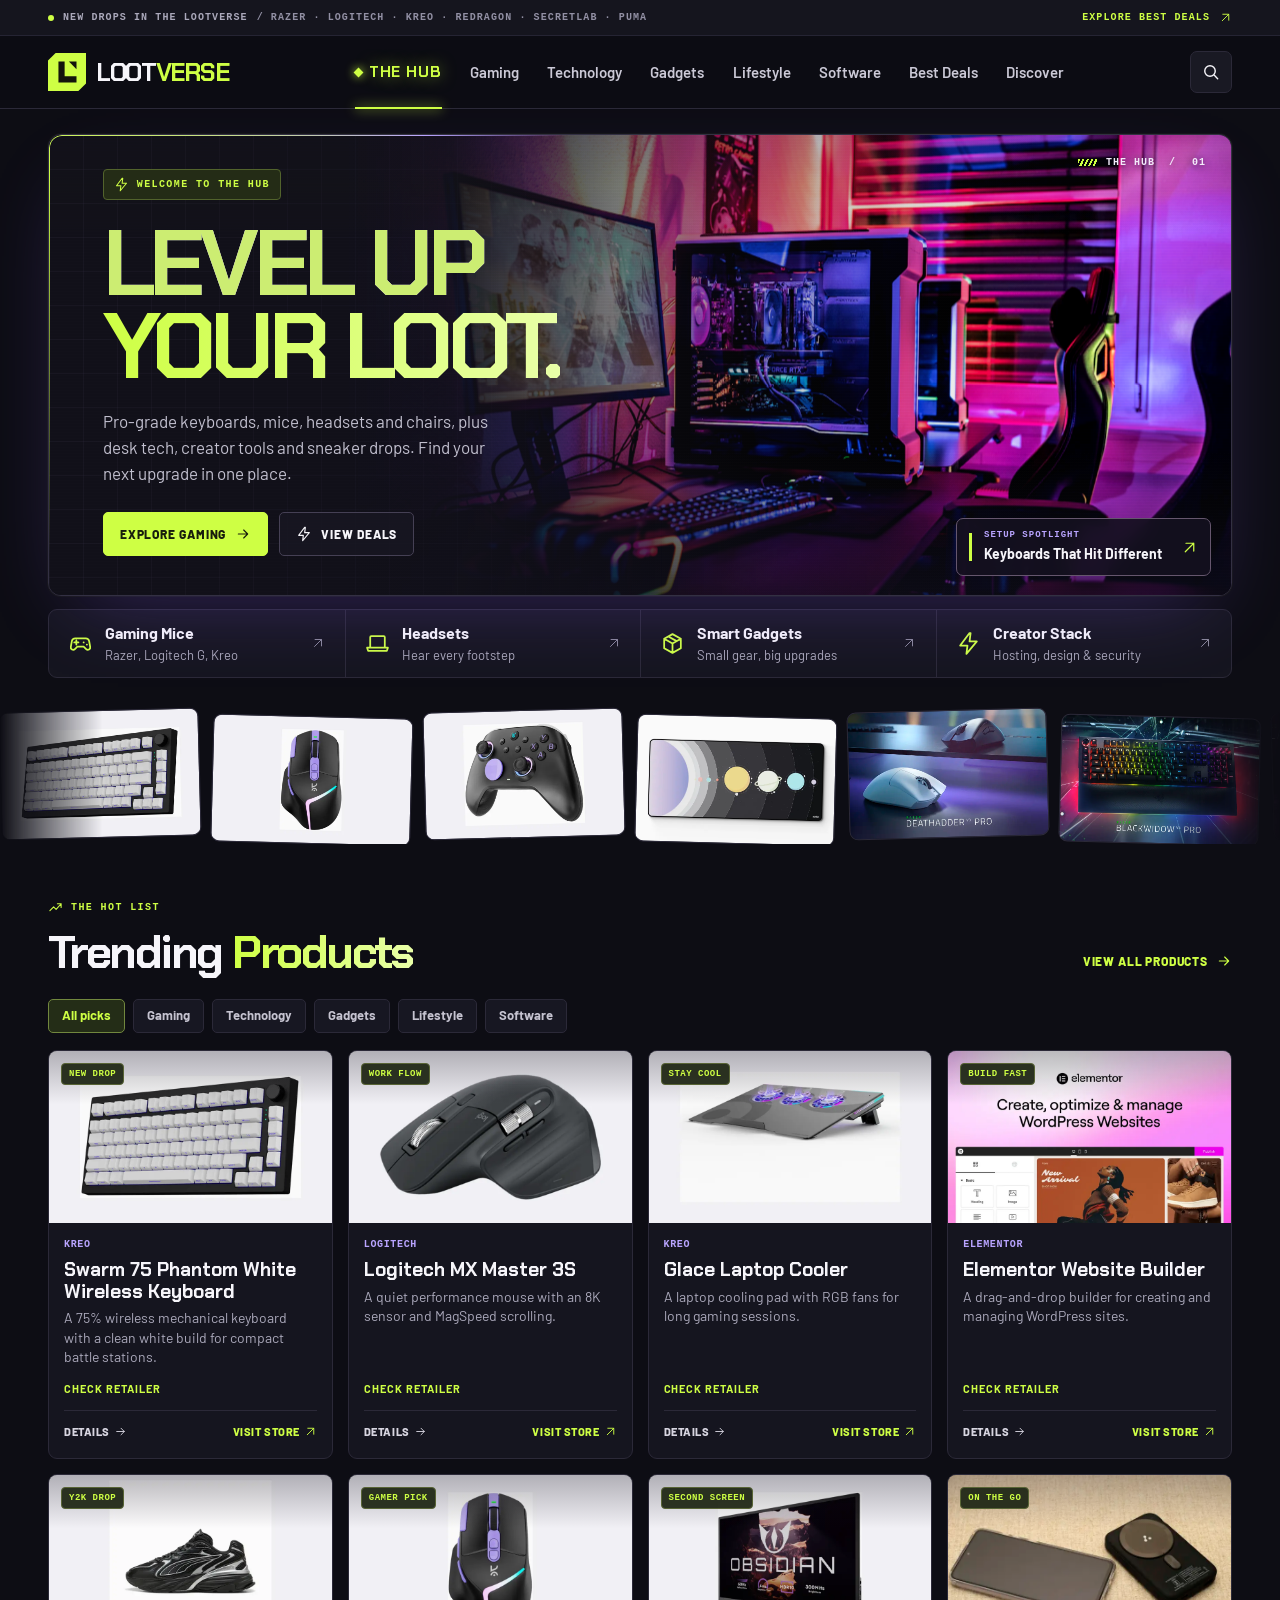
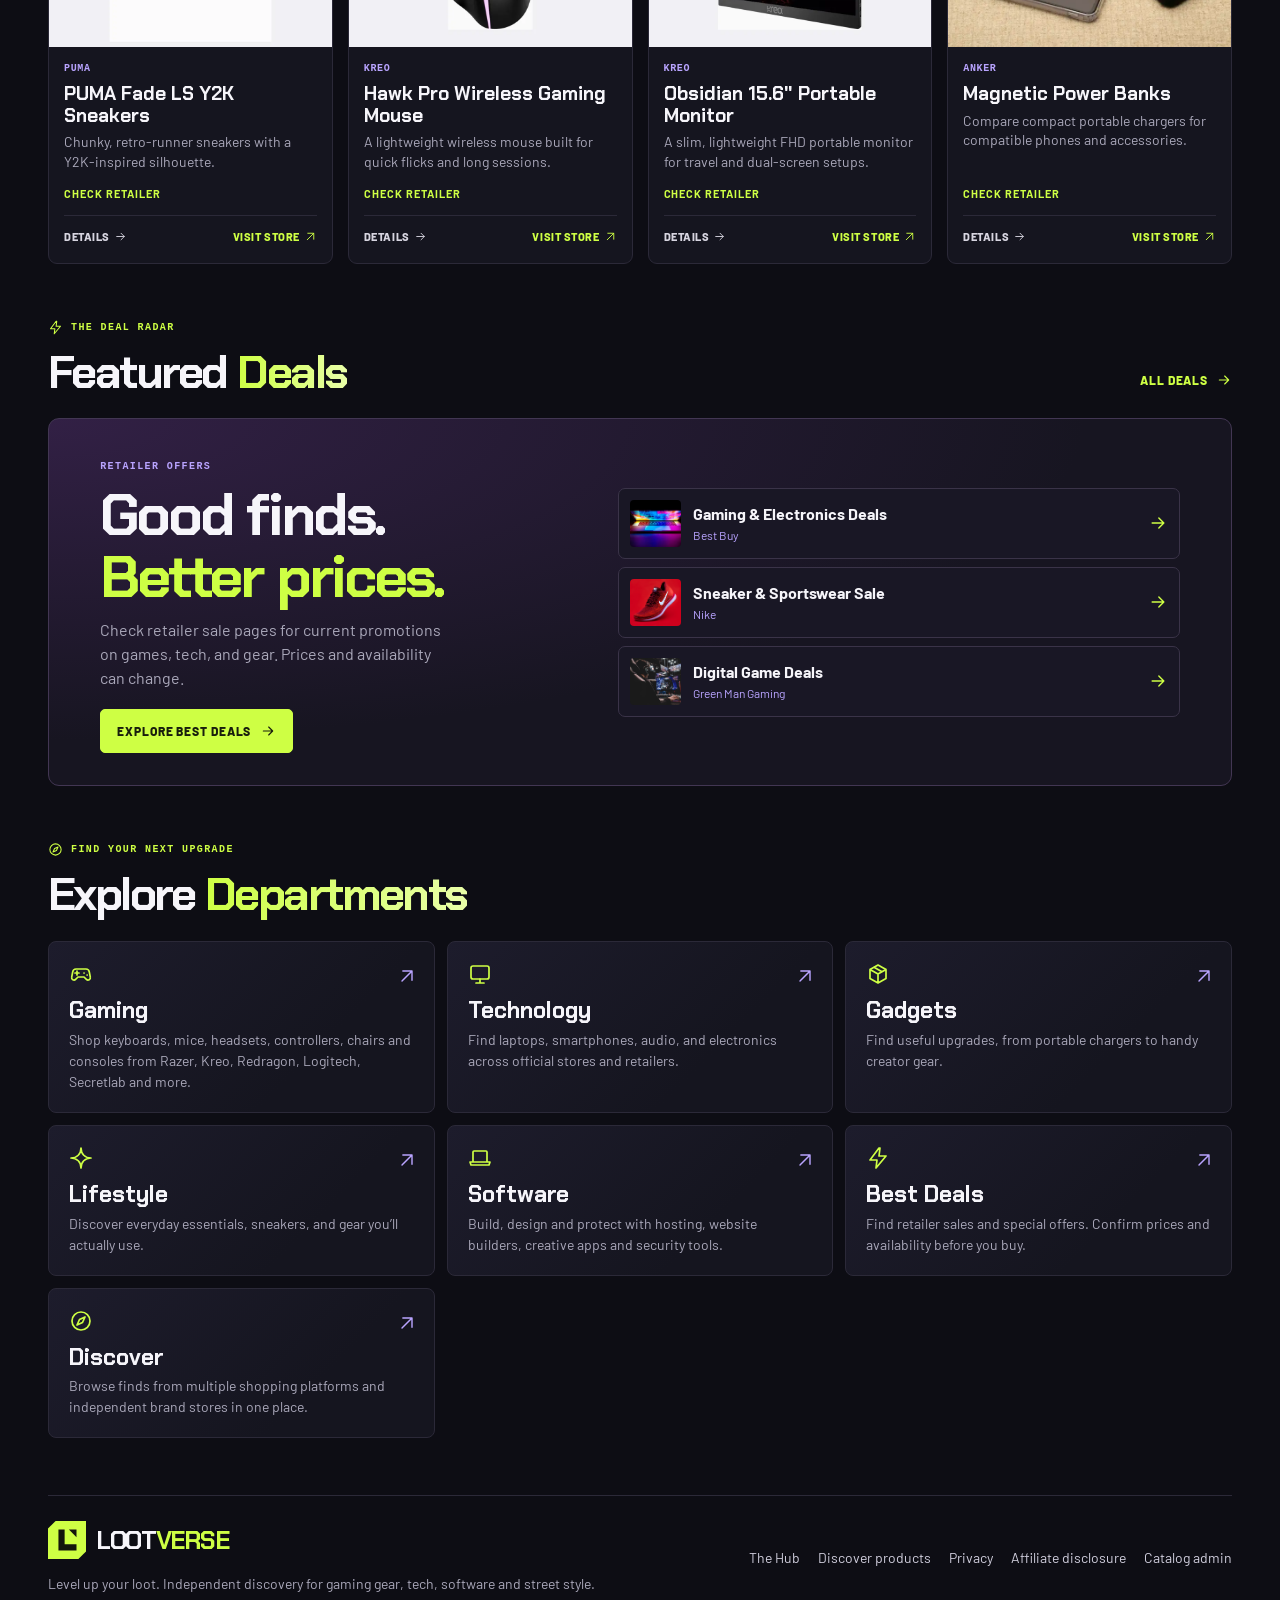
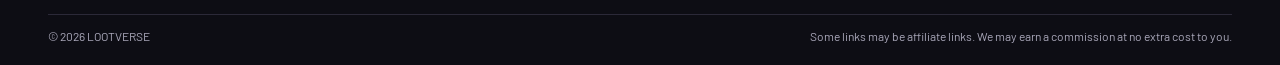
<file: index.html>
<!DOCTYPE html>
<html lang="en">
<head>
  <meta charset="UTF-8">
  <meta name="viewport" content="width=device-width, initial-scale=1.0">
  <meta name="theme-color" content="#0d0d14">
  <meta name="description" content="LOOTVERSE: hand-picked gaming gear, desk tech, creator gadgets, software and sneaker drops from Razer, Logitech, Kreo, Redragon, Secretlab, PUMA and more.">
  <title>THE HUB | LOOTVERSE — Level Up Your Loot | Gaming Gear, Tech &amp; Drip</title>
  <link rel="icon" href="assets/mark.svg" type="image/svg+xml">
  <link rel="preload" href="assets/chakra-700.woff2" as="font" type="font/woff2" crossorigin>
  <link rel="stylesheet" href="styles.css">
  <script src="app.js" defer></script>
</head>
<body>
  <svg xmlns="http://www.w3.org/2000/svg" class="icon-library" aria-hidden="true">
    <symbol id="i-arrow" viewBox="0 0 24 24"><path d="M5 12h14m-6-6 6 6-6 6"/></symbol>
    <symbol id="i-external" viewBox="0 0 24 24"><path d="M6 18 18 6M7 6h11v11"/></symbol>
    <symbol id="i-search" viewBox="0 0 24 24"><circle cx="10.8" cy="10.8" r="6.3"/><path d="m16 16 4 4"/></symbol>
    <symbol id="i-menu" viewBox="0 0 24 24"><path d="M4 6h16M4 12h16M4 18h16"/></symbol>
    <symbol id="i-close" viewBox="0 0 24 24"><path d="m6 6 12 12M18 6 6 18"/></symbol>
    <symbol id="i-game" viewBox="0 0 24 24"><path d="M7 7h10a3.4 3.4 0 0 1 3.3 2.8l1 5.4a2.3 2.3 0 0 1-3.9 2.1L15 15H9l-2.4 2.3a2.3 2.3 0 0 1-3.9-2.1l1-5.4A3.4 3.4 0 0 1 7 7Zm-1 4h4m-2-2v4m7-2h.1m3 2h.1"/></symbol>
    <symbol id="i-screen" viewBox="0 0 24 24"><rect x="3" y="4" width="18" height="13" rx="2"/><path d="M8 21h8m-4-4v4"/></symbol>
    <symbol id="i-box" viewBox="0 0 24 24"><path d="m12 3 8 4.5v9L12 21l-8-4.5v-9L12 3Zm-8 4.5 8 4.5 8-4.5M12 12v9M8 5.2l8 4.5"/></symbol>
    <symbol id="i-spark" viewBox="0 0 24 24"><path d="M12 2c0 6-4 10-10 10 6 0 10 4 10 10 0-6 4-10 10-10-6 0-10-4-10-10Z"/></symbol>
    <symbol id="i-bolt" viewBox="0 0 24 24"><path d="m13 2-9 12h7l-1 8 10-12h-7l1-8Z"/></symbol>
    <symbol id="i-compass" viewBox="0 0 24 24"><circle cx="12" cy="12" r="9"/><path d="m16 8-2.5 5.5L8 16l2.5-5.5L16 8Z"/></symbol>
    <symbol id="i-trend" viewBox="0 0 24 24"><path d="m3 17 6-6 4 4 8-9m-6 0h6v6"/></symbol>
    <symbol id="i-laptop" viewBox="0 0 24 24"><path d="M5 16V6a1 1 0 0 1 1-1h12a1 1 0 0 1 1 1v10M2 16h20l-1 3H3l-1-3Z"/></symbol>
  </svg>
  <a class="skip-link" href="#main-content">Skip to content</a>
  <div class="announcement" role="region" aria-label="Store announcement">
    <div class="wrap announcement-inner">
      <span><span class="status-dot"></span> NEW DROPS IN THE LOOTVERSE <span class="announcement-extra">/ RAZER · LOGITECH · KREO · REDRAGON · SECRETLAB · PUMA</span></span>
      <a href="#deals">EXPLORE BEST DEALS <svg class="icon"><use href="#i-external"/></svg></a>
    </div>
  </div>
  <header class="site-header">
    <div class="wrap header-inner">
      <a class="brand" href="#hub" aria-label="LOOTVERSE — The Hub"><img src="assets/mark.svg" alt="" width="38" height="38"><span>LOOT<span>VERSE</span></span></a>
      <nav class="desktop-nav" id="mainNav" aria-label="Main navigation">
        <a href="#hub" data-page="hub" aria-current="page" class="hub-link"><span class="hub-dot" aria-hidden="true"></span>THE HUB</a>
        <a href="#gaming" data-page="gaming">Gaming</a>
        <a href="#technology" data-page="technology">Technology</a>
        <a href="#gadgets" data-page="gadgets">Gadgets</a>
        <a href="#lifestyle" data-page="lifestyle">Lifestyle</a>
        <a href="#software" data-page="software">Software</a>
        <a href="#deals" data-page="deals">Best Deals</a>
        <a href="#discover" data-page="discover">Discover</a>
      </nav>
      <div class="header-actions">
        <button class="icon-btn" id="searchToggle" type="button" aria-label="Search products" title="Search products"><svg class="icon"><use href="#i-search"/></svg></button>
        <button class="icon-btn menu-btn" id="menuToggle" type="button" aria-label="Menu" aria-controls="mainNav" aria-expanded="false"><svg class="icon"><use href="#i-menu"/></svg></button>
      </div>
    </div>
  </header>
  <main id="main-content" tabindex="-1">
    <div id="hubPage">
      <section class="hero wrap" aria-labelledby="hero-title">
        <div class="hero-frame">
          <div class="hero-slides" aria-hidden="true">
            <img class="hero-photo is-active" src="assets/gaming-setup.webp" alt="" width="1450" height="920" fetchpriority="high">
            <img class="hero-photo" src="assets/console.webp" alt="" width="640" height="420" loading="lazy">
            <img class="hero-photo" src="assets/keyboard.webp" alt="" width="640" height="420" loading="lazy">
            <img class="hero-photo" src="assets/gaming-chair.webp" alt="" width="640" height="420" loading="lazy">
            <img class="hero-photo" src="assets/streetwear.webp" alt="" width="640" height="420" loading="lazy">
          </div>
          <div class="hero-scan" aria-hidden="true"></div>
          <div class="hero-grid" aria-hidden="true"></div>
          <div class="hero-content">
            <span class="hero-label"><svg class="icon"><use href="#i-bolt"/></svg> WELCOME TO THE HUB</span>
            <h1 id="hero-title"><span class="glitch" data-text="LEVEL UP">LEVEL UP</span><br><em>YOUR LOOT.</em></h1>
            <p>Pro-grade keyboards, mice, headsets and chairs, plus desk tech, creator tools and sneaker drops. Find your next upgrade in one place.</p>
            <div class="hero-actions">
              <a class="btn btn-primary" href="#gaming">EXPLORE GAMING <svg class="icon"><use href="#i-arrow"/></svg></a>
              <a class="btn btn-ghost" href="#deals"><svg class="icon"><use href="#i-bolt"/></svg> VIEW DEALS</a>
            </div>
          </div>
          <div class="hero-coordinate" aria-hidden="true"><span></span> THE HUB &nbsp;/&nbsp; <b id="heroCount">01</b></div>
          <a class="hero-caption" href="#gaming?type=Keyboards"><span class="caption-mark"></span><span><small>SETUP SPOTLIGHT</small><strong>Keyboards That Hit Different</strong></span><svg class="icon"><use href="#i-external"/></svg></a>
        </div>
        <nav class="quick-links" aria-label="Popular collections">
          <a href="#gaming?type=Mice"><svg class="icon"><use href="#i-game"/></svg><span><strong>Gaming Mice</strong><small>Razer, Logitech G, Kreo</small></span><svg class="icon quick-arrow"><use href="#i-external"/></svg></a>
          <a href="#gaming?type=Headsets"><svg class="icon"><use href="#i-laptop"/></svg><span><strong>Headsets</strong><small>Hear every footstep</small></span><svg class="icon quick-arrow"><use href="#i-external"/></svg></a>
          <a href="#gadgets"><svg class="icon"><use href="#i-box"/></svg><span><strong>Smart Gadgets</strong><small>Small gear, big upgrades</small></span><svg class="icon quick-arrow"><use href="#i-external"/></svg></a>
          <a href="#software"><svg class="icon"><use href="#i-bolt"/></svg><span><strong>Creator Stack</strong><small>Hosting, design &amp; security</small></span><svg class="icon quick-arrow"><use href="#i-external"/></svg></a>
        </nav>
      </section>

      <div class="photo-strip" data-strip="hub" aria-hidden="true"></div>

      <section class="section wrap" id="trending" aria-labelledby="trending-title">
        <div class="section-heading">
          <div><span class="eyebrow"><svg class="icon"><use href="#i-trend"/></svg> THE HOT LIST</span><h2 id="trending-title">Trending <em>Products</em></h2></div>
          <a class="text-link" href="#discover">VIEW ALL PRODUCTS <svg class="icon"><use href="#i-arrow"/></svg></a>
        </div>
        <div id="hubFilters" class="chips" aria-label="Filter trending products"></div>
        <div class="product-grid" id="productGrid"></div>
        <div class="empty-state" id="hubEmpty" hidden>No picks in this category yet.</div>
      </section>

      <section class="section wrap" id="featured-deals" aria-labelledby="featured-deals-title">
        <div class="section-heading"><div><span class="eyebrow"><svg class="icon"><use href="#i-bolt"/></svg> THE DEAL RADAR</span><h2 id="featured-deals-title">Featured <em>Deals</em></h2></div><a class="text-link" href="#deals">ALL DEALS <svg class="icon"><use href="#i-arrow"/></svg></a></div>
        <div class="deal-feature">
          <div class="deal-copy"><span class="eyebrow">RETAILER OFFERS</span><h3>Good finds.<br><em>Better prices.</em></h3><p>Check retailer sale pages for current promotions on games, tech, and gear. Prices and availability can change.</p><a class="btn btn-primary" href="#deals">EXPLORE BEST DEALS <svg class="icon"><use href="#i-arrow"/></svg></a></div>
          <div class="deal-list" id="featuredDeals"></div>
        </div>
      </section>

      <section class="section wrap" id="categories" aria-labelledby="categories-title">
        <div class="section-heading"><div><span class="eyebrow"><svg class="icon"><use href="#i-compass"/></svg> FIND YOUR NEXT UPGRADE</span><h2 id="categories-title">Explore <em>Departments</em></h2></div></div>
        <div id="departmentGrid" class="department-grid"></div>
      </section>
    </div>

    <div id="collectionPage" hidden>
      <section class="wrap collection-hero" aria-labelledby="collectionTitle">
        <div class="collection-banner" id="collectionBanner">
          <div class="collection-copy">
            <div class="breadcrumb"><a href="#hub">The Hub</a><span>/</span><span id="breadcrumbCurrent"></span></div>
            <span class="eyebrow" id="collectionEyebrow"></span>
            <h1 id="collectionTitle" tabindex="-1"></h1>
            <p id="collectionDescription"></p>
          </div>
          <div id="collectionImage" class="collection-slides" aria-hidden="true"></div>
        </div>
      </section>
      <div class="photo-strip" id="collectionStrip" aria-hidden="true"></div>
      <section class="section wrap collection-section" aria-labelledby="catalogTitle">
        <div class="section-heading"><div><span class="eyebrow" id="catalogEyebrow">BROWSE THE COLLECTION</span><h2 id="catalogTitle">Shop the <em>Catalog</em></h2></div></div>
        <div class="catalog-tools">
          <div class="chips" id="catalogFilters" aria-label="Catalog filters"></div>
          <div class="catalog-controls">
            <label class="search-box"><svg class="icon"><use href="#i-search"/></svg><input id="searchInput" type="search" placeholder="Search this collection" aria-label="Search this collection"></label>
            <label class="select-wrap" id="retailerControl"><span>Store</span><select id="retailerSelect" aria-label="Filter by store"></select></label>
            <label class="select-wrap"><span>Sort</span><select id="sortSelect" aria-label="Sort products"><option value="featured">Featured</option><option value="name">Name: A–Z</option><option value="price-low">Price: low to high by currency</option><option value="discount">Biggest discount</option></select></label>
          </div>
        </div>
        <p id="resultsCount" class="results-count" role="status"></p>
        <div class="product-grid" id="allProductGrid"></div>
        <div class="empty-state" id="emptyState" hidden><svg class="icon"><use href="#i-search"/></svg><h3>No matching finds</h3><p>Try a different search or clear your filters.</p><button class="btn btn-ghost" id="clearFilters" type="button">CLEAR FILTERS</button></div>
      </section>
      <section class="section wrap brands-section" id="brands" aria-labelledby="brands-title" hidden>
        <div class="section-heading"><div><span class="eyebrow"><svg class="icon"><use href="#i-compass"/></svg> MULTIPLE STORES, ONE STARTING POINT</span><h2 id="brands-title">Shop by <em>Retailer</em></h2></div></div>
        <div id="brandDirectory" class="brand-directory"></div>
        <p class="brand-note">Retailer links open in a new tab. Confirm local stock, shipping, and prices on the retailer’s website.</p>
      </section>
    </div>
    <noscript><p class="wrap brand-note">Enable JavaScript to browse, filter, and search products.</p></noscript>
  </main>
  <footer class="footer wrap">
    <div class="footer-main"><div><a class="brand" href="#hub"><img src="assets/mark.svg" alt="" width="38" height="38"><span>LOOT<span>VERSE</span></span></a><p>Level up your loot. Independent discovery for gaming gear, tech, software and street style.</p></div><div class="footer-links"><a href="#hub">The Hub</a><a href="#discover">Discover products</a><a href="privacy.html">Privacy</a><a href="disclosure.html">Affiliate disclosure</a><a href="#admin">Catalog admin</a></div></div>
    <div class="footer-bottom"><span>© <span id="year"></span> LOOTVERSE</span><p>Some links may be affiliate links. We may earn a commission at no extra cost to you.</p></div>
  </footer>

  <dialog class="search-overlay" id="searchOverlay" aria-labelledby="searchTitle">
    <button class="icon-btn dialog-close" id="closeSearch" type="button" aria-label="Close search"><svg class="icon"><use href="#i-close"/></svg></button>
    <span class="eyebrow">SEARCH THE CATALOG</span><h2 id="searchTitle">Find your <em>next upgrade.</em></h2>
    <form id="searchForm" class="dialog-search-form"><label class="search-box"><svg class="icon"><use href="#i-search"/></svg><input id="overlaySearch" type="search" placeholder="Try ‘console’ or ‘wireless’" aria-label="Search all products" autofocus></label><button class="btn btn-primary" type="submit">SEARCH <svg class="icon"><use href="#i-arrow"/></svg></button></form>
  </dialog>
  <dialog class="product-modal" id="productModal" aria-labelledby="modalTitle">
    <button class="icon-btn dialog-close" id="modalClose" type="button" aria-label="Close product details" autofocus><svg class="icon"><use href="#i-close"/></svg></button><div id="modalContent"></div>
  </dialog>

  <div class="admin-panel hidden" id="adminPanel"><div class="admin-shell"><aside class="admin-sidebar"><a class="brand" href="#hub"><img src="assets/mark.svg" alt="" width="38" height="38"><span>LOOT<span>VERSE</span></span></a><div class="admin-label">WORKSPACE</div><button class="admin-tab active" data-tab="overview">Overview</button><button class="admin-tab" data-tab="products">Products</button><button class="admin-tab" data-tab="add">Add product</button><div class="admin-sidebar-bottom"><button id="backToSite" class="back-site">← Back to The Hub</button></div></aside><div class="admin-main"><div class="admin-top"><div><div class="eyebrow">LOOTVERSE / CONTROL ROOM</div><h2 id="adminTitle">OVERVIEW</h2></div><button class="btn btn-primary" id="adminAddBtn">＋ ADD PRODUCT</button></div><div id="adminView"></div></div></div></div>
</body>
</html>
</file>
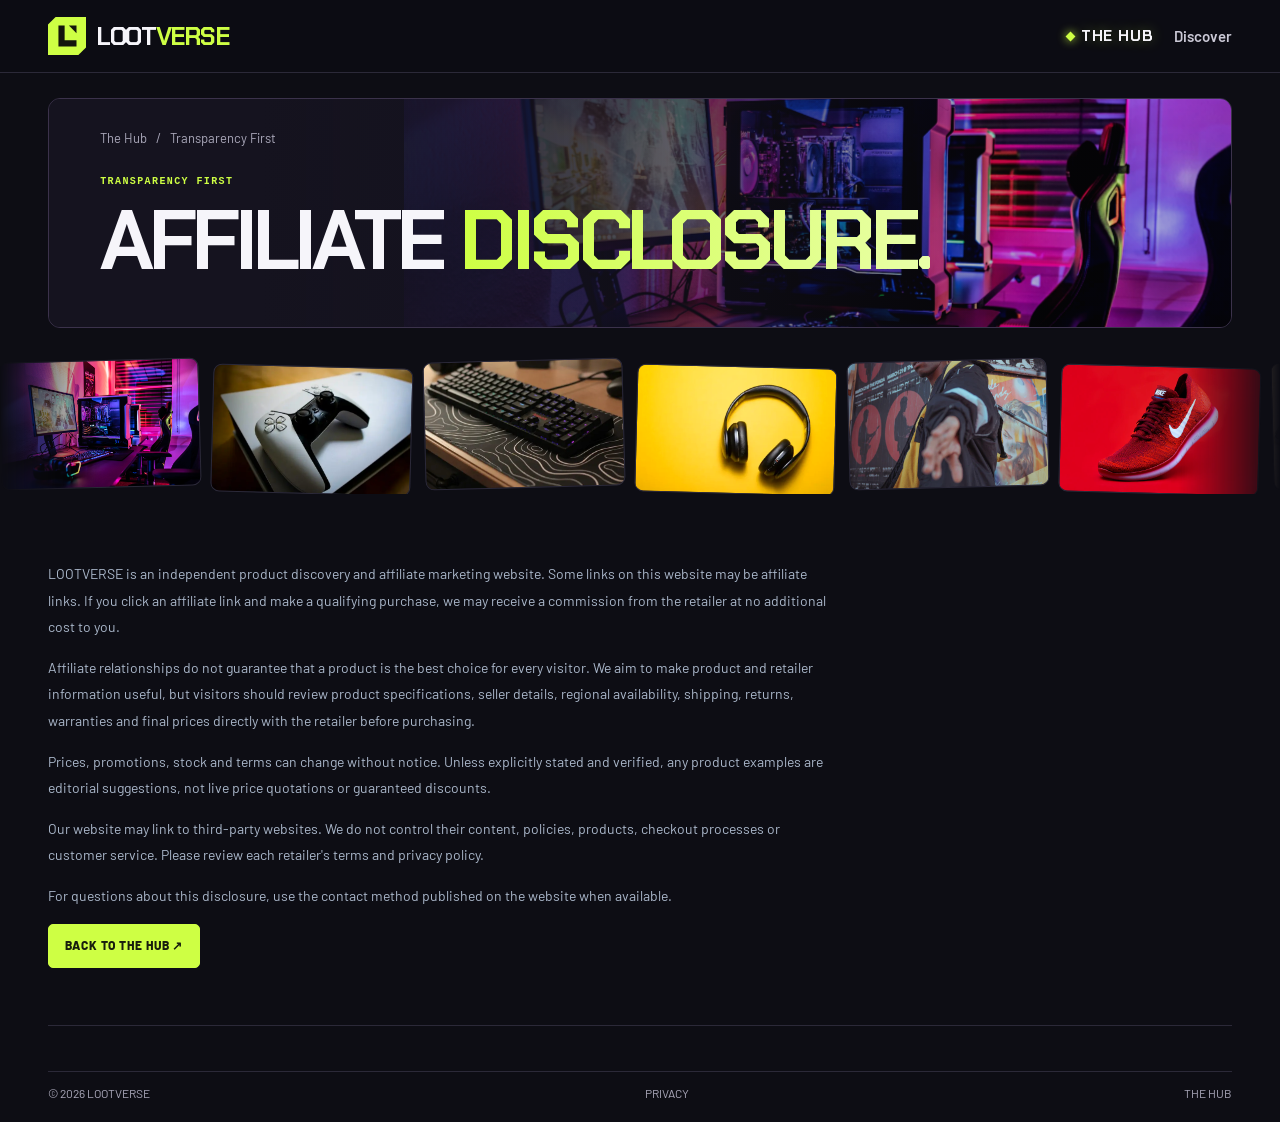
<file: disclosure.html>
<!DOCTYPE html>
<html lang="en">
<head>
  <meta charset="UTF-8">
  <meta name="viewport" content="width=device-width, initial-scale=1.0">
  <meta name="description" content="LOOTVERSE affiliate disclosure.">
  <meta name="theme-color" content="#0d0d14">
  <title>Affiliate Disclosure | LOOTVERSE</title>
  <link rel="icon" href="assets/mark.svg" type="image/svg+xml">
  <link rel="stylesheet" href="styles.css">
</head>
<body>
<header class="site-header"><div class="wrap header-inner"><a class="brand" href="index.html#hub" aria-label="LOOTVERSE — The Hub"><img src="assets/mark.svg" alt="" width="38" height="38"><span>LOOT<span>VERSE</span></span></a><nav class="desktop-nav info-nav" aria-label="Main navigation"><a class="hub-link" href="index.html#hub"><span class="hub-dot" aria-hidden="true"></span>THE HUB</a><a href="index.html#discover">Discover</a></nav></div></header>
<main>
  <section class="wrap page-banner" aria-labelledby="page-title">
    <div class="collection-slides" aria-hidden="true">
      <img class="is-active" src="assets/gaming-setup.webp" alt="" width="640" height="420">
      <img src="assets/sneakers.webp" alt="" width="640" height="420" loading="lazy">
      <img src="assets/laptop.webp" alt="" width="640" height="420" loading="lazy">
      <img src="assets/speaker.webp" alt="" width="640" height="420" loading="lazy">
    </div>
    <div class="collection-copy">
      <div class="breadcrumb"><a href="index.html#hub">The Hub</a><span>/</span><span>Transparency First</span></div>
      <span class="eyebrow">TRANSPARENCY FIRST</span>
      <h1 id="page-title">AFFILIATE <em>DISCLOSURE.</em></h1>
    </div>
  </section>
  <div class="photo-strip" aria-hidden="true"><div class="strip-track"><span class="strip-tile"><img src="assets/gaming-setup.webp" alt="" width="320" height="210" loading="lazy"></span><span class="strip-tile"><img src="assets/console.webp" alt="" width="320" height="210" loading="lazy"></span><span class="strip-tile"><img src="assets/keyboard.webp" alt="" width="320" height="210" loading="lazy"></span><span class="strip-tile"><img src="assets/headphones.webp" alt="" width="320" height="210" loading="lazy"></span><span class="strip-tile"><img src="assets/streetwear.webp" alt="" width="320" height="210" loading="lazy"></span><span class="strip-tile"><img src="assets/sneakers.webp" alt="" width="320" height="210" loading="lazy"></span><span class="strip-tile"><img src="assets/power.webp" alt="" width="320" height="210" loading="lazy"></span><span class="strip-tile"><img src="assets/creator-gear.webp" alt="" width="320" height="210" loading="lazy"></span><span class="strip-tile"><img src="assets/phones.webp" alt="" width="320" height="210" loading="lazy"></span><span class="strip-tile"><img src="assets/gaming-chair.webp" alt="" width="320" height="210" loading="lazy"></span><span class="strip-tile"><img src="assets/gaming-setup.webp" alt="" width="320" height="210" loading="lazy"></span><span class="strip-tile"><img src="assets/console.webp" alt="" width="320" height="210" loading="lazy"></span><span class="strip-tile"><img src="assets/keyboard.webp" alt="" width="320" height="210" loading="lazy"></span><span class="strip-tile"><img src="assets/headphones.webp" alt="" width="320" height="210" loading="lazy"></span><span class="strip-tile"><img src="assets/streetwear.webp" alt="" width="320" height="210" loading="lazy"></span><span class="strip-tile"><img src="assets/sneakers.webp" alt="" width="320" height="210" loading="lazy"></span><span class="strip-tile"><img src="assets/power.webp" alt="" width="320" height="210" loading="lazy"></span><span class="strip-tile"><img src="assets/creator-gear.webp" alt="" width="320" height="210" loading="lazy"></span><span class="strip-tile"><img src="assets/phones.webp" alt="" width="320" height="210" loading="lazy"></span><span class="strip-tile"><img src="assets/gaming-chair.webp" alt="" width="320" height="210" loading="lazy"></span></div></div>
  <div class="section"><div class="info-copy"><p>LOOTVERSE is an independent product discovery and affiliate marketing website. Some links on this website may be affiliate links. If you click an affiliate link and make a qualifying purchase, we may receive a commission from the retailer at no additional cost to you.</p><p>Affiliate relationships do not guarantee that a product is the best choice for every visitor. We aim to make product and retailer information useful, but visitors should review product specifications, seller details, regional availability, shipping, returns, warranties and final prices directly with the retailer before purchasing.</p><p>Prices, promotions, stock and terms can change without notice. Unless explicitly stated and verified, any product examples are editorial suggestions, not live price quotations or guaranteed discounts.</p><p>Our website may link to third-party websites. We do not control their content, policies, products, checkout processes or customer service. Please review each retailer's terms and privacy policy.</p><p>For questions about this disclosure, use the contact method published on the website when available.</p><p><a class="btn btn-primary" href="index.html#hub">BACK TO THE HUB ↗</a></p></div></div>
</main>
<footer class="footer wrap"><div class="footer-bottom"><span>© <span id="year"></span> LOOTVERSE</span><a href="privacy.html">PRIVACY</a><a href="index.html#hub">THE HUB</a></div></footer>
<script>
document.getElementById('year').textContent=new Date().getFullYear();
(function(){var s=[].slice.call(document.querySelectorAll('.collection-slides img')),i=0;if(s.length<2||matchMedia('(prefers-reduced-motion: reduce)').matches)return;setInterval(function(){if(document.hidden)return;s[i].classList.remove('is-active');i=(i+1)%s.length;s[i].classList.add('is-active');},4800);})();
</script>
</body>
</html>
</file>
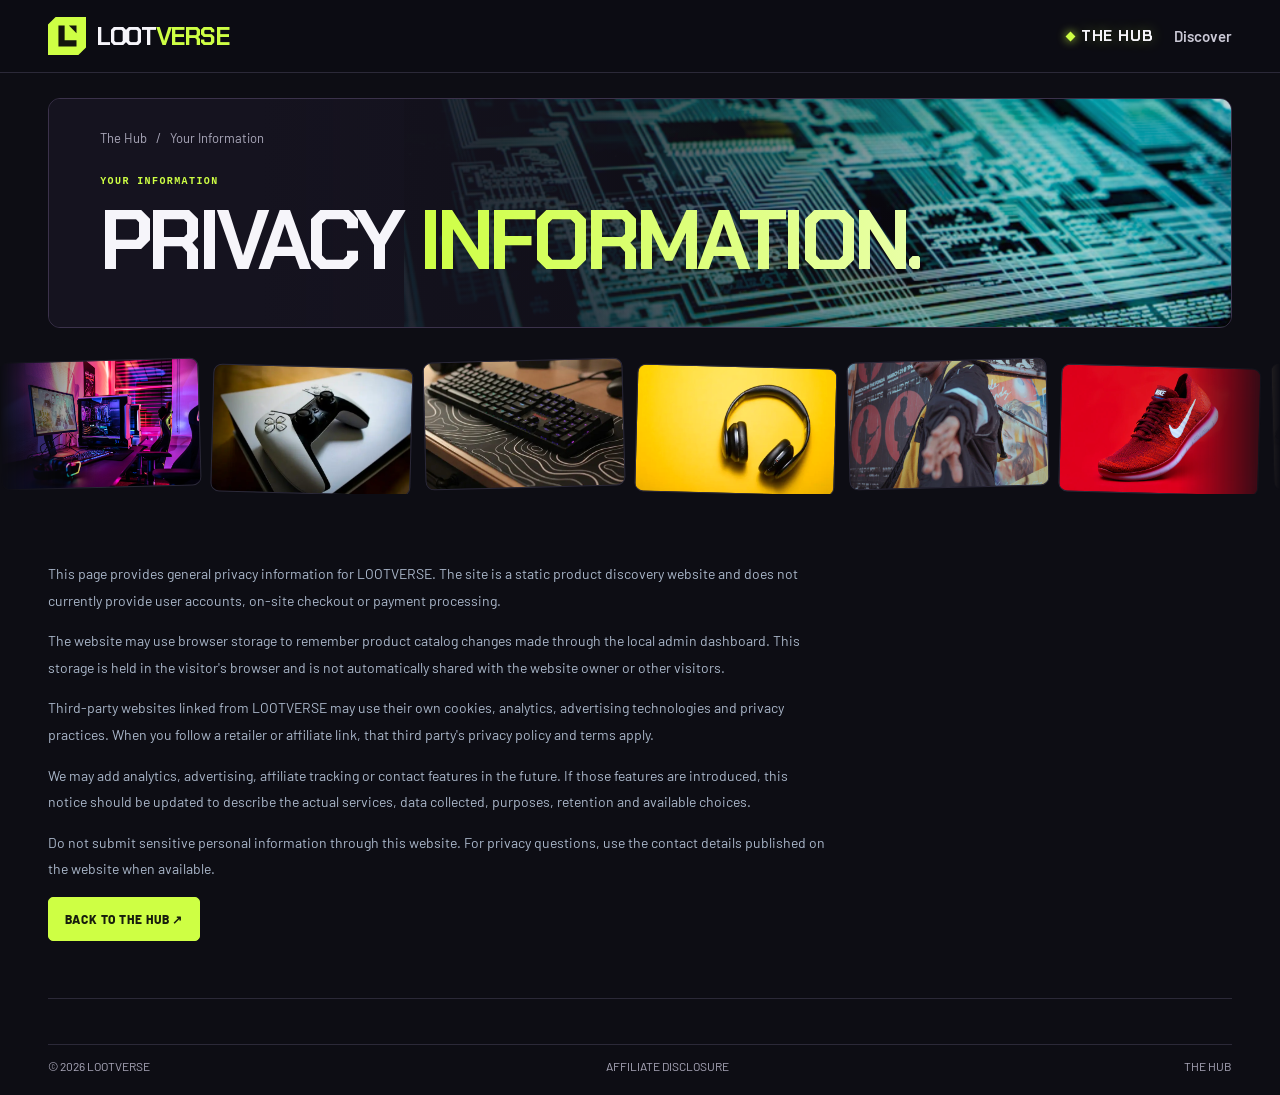
<file: privacy.html>
<!DOCTYPE html>
<html lang="en">
<head>
  <meta charset="UTF-8">
  <meta name="viewport" content="width=device-width, initial-scale=1.0">
  <meta name="description" content="LOOTVERSE privacy information.">
  <meta name="theme-color" content="#0d0d14">
  <title>Privacy Information | LOOTVERSE</title>
  <link rel="icon" href="assets/mark.svg" type="image/svg+xml">
  <link rel="stylesheet" href="styles.css">
</head>
<body>
<header class="site-header"><div class="wrap header-inner"><a class="brand" href="index.html#hub" aria-label="LOOTVERSE — The Hub"><img src="assets/mark.svg" alt="" width="38" height="38"><span>LOOT<span>VERSE</span></span></a><nav class="desktop-nav info-nav" aria-label="Main navigation"><a class="hub-link" href="index.html#hub"><span class="hub-dot" aria-hidden="true"></span>THE HUB</a><a href="index.html#discover">Discover</a></nav></div></header>
<main>
  <section class="wrap page-banner" aria-labelledby="page-title">
    <div class="collection-slides" aria-hidden="true">
      <img class="is-active" src="assets/cybersecurity.webp" alt="" width="640" height="420">
      <img src="assets/web-tools.webp" alt="" width="640" height="420" loading="lazy">
      <img src="assets/notebook.webp" alt="" width="640" height="420" loading="lazy">
      <img src="assets/phones.webp" alt="" width="640" height="420" loading="lazy">
    </div>
    <div class="collection-copy">
      <div class="breadcrumb"><a href="index.html#hub">The Hub</a><span>/</span><span>Your Information</span></div>
      <span class="eyebrow">YOUR INFORMATION</span>
      <h1 id="page-title">PRIVACY <em>INFORMATION.</em></h1>
    </div>
  </section>
  <div class="photo-strip" aria-hidden="true"><div class="strip-track"><span class="strip-tile"><img src="assets/gaming-setup.webp" alt="" width="320" height="210" loading="lazy"></span><span class="strip-tile"><img src="assets/console.webp" alt="" width="320" height="210" loading="lazy"></span><span class="strip-tile"><img src="assets/keyboard.webp" alt="" width="320" height="210" loading="lazy"></span><span class="strip-tile"><img src="assets/headphones.webp" alt="" width="320" height="210" loading="lazy"></span><span class="strip-tile"><img src="assets/streetwear.webp" alt="" width="320" height="210" loading="lazy"></span><span class="strip-tile"><img src="assets/sneakers.webp" alt="" width="320" height="210" loading="lazy"></span><span class="strip-tile"><img src="assets/power.webp" alt="" width="320" height="210" loading="lazy"></span><span class="strip-tile"><img src="assets/creator-gear.webp" alt="" width="320" height="210" loading="lazy"></span><span class="strip-tile"><img src="assets/phones.webp" alt="" width="320" height="210" loading="lazy"></span><span class="strip-tile"><img src="assets/gaming-chair.webp" alt="" width="320" height="210" loading="lazy"></span><span class="strip-tile"><img src="assets/gaming-setup.webp" alt="" width="320" height="210" loading="lazy"></span><span class="strip-tile"><img src="assets/console.webp" alt="" width="320" height="210" loading="lazy"></span><span class="strip-tile"><img src="assets/keyboard.webp" alt="" width="320" height="210" loading="lazy"></span><span class="strip-tile"><img src="assets/headphones.webp" alt="" width="320" height="210" loading="lazy"></span><span class="strip-tile"><img src="assets/streetwear.webp" alt="" width="320" height="210" loading="lazy"></span><span class="strip-tile"><img src="assets/sneakers.webp" alt="" width="320" height="210" loading="lazy"></span><span class="strip-tile"><img src="assets/power.webp" alt="" width="320" height="210" loading="lazy"></span><span class="strip-tile"><img src="assets/creator-gear.webp" alt="" width="320" height="210" loading="lazy"></span><span class="strip-tile"><img src="assets/phones.webp" alt="" width="320" height="210" loading="lazy"></span><span class="strip-tile"><img src="assets/gaming-chair.webp" alt="" width="320" height="210" loading="lazy"></span></div></div>
  <div class="section"><div class="info-copy"><p>This page provides general privacy information for LOOTVERSE. The site is a static product discovery website and does not currently provide user accounts, on-site checkout or payment processing.</p><p>The website may use browser storage to remember product catalog changes made through the local admin dashboard. This storage is held in the visitor's browser and is not automatically shared with the website owner or other visitors.</p><p>Third-party websites linked from LOOTVERSE may use their own cookies, analytics, advertising technologies and privacy practices. When you follow a retailer or affiliate link, that third party's privacy policy and terms apply.</p><p>We may add analytics, advertising, affiliate tracking or contact features in the future. If those features are introduced, this notice should be updated to describe the actual services, data collected, purposes, retention and available choices.</p><p>Do not submit sensitive personal information through this website. For privacy questions, use the contact details published on the website when available.</p><p><a class="btn btn-primary" href="index.html#hub">BACK TO THE HUB ↗</a></p></div></div>
</main>
<footer class="footer wrap"><div class="footer-bottom"><span>© <span id="year"></span> LOOTVERSE</span><a href="disclosure.html">AFFILIATE DISCLOSURE</a><a href="index.html#hub">THE HUB</a></div></footer>
<script>
document.getElementById('year').textContent=new Date().getFullYear();
(function(){var s=[].slice.call(document.querySelectorAll('.collection-slides img')),i=0;if(s.length<2||matchMedia('(prefers-reduced-motion: reduce)').matches)return;setInterval(function(){if(document.hidden)return;s[i].classList.remove('is-active');i=(i+1)%s.length;s[i].classList.add('is-active');},4800);})();
</script>
</body>
</html>
</file>
<file: styles.css>
@font-face{font-family:Barlow;src:url(assets/barlow-400.woff2) format('woff2');font-weight:400;font-display:swap}
@font-face{font-family:Barlow;src:url(assets/barlow-600.woff2) format('woff2');font-weight:600;font-display:swap}
@font-face{font-family:Barlow;src:url(assets/barlow-700.woff2) format('woff2');font-weight:700;font-display:swap}
@font-face{font-family:Barlow;src:url(assets/barlow-800.woff2) format('woff2');font-weight:800;font-display:swap}
@font-face{font-family:'Chakra Petch';src:url(assets/chakra-700.woff2) format('woff2');font-weight:700;font-display:swap}

:root{
  color-scheme:dark;
  --bg:#0d0d14;
  --panel:#15151f;
  --panel-raised:#1b1a27;
  --line:#2b2938;
  --text:#f6f5fa;
  --muted:#aaa8ba;
  --accent:#ceff44;
  --violet:#b9a4ff;
  --font:Barlow,sans-serif;
  --display:'Chakra Petch',sans-serif;
  --mono:ui-monospace,'Cascadia Mono',monospace;
}
*,*::before,*::after{box-sizing:border-box}
body{margin:0;background:var(--bg);color:var(--text);font:400 16px/1.5 var(--font)}
body:has(dialog[open]){overflow:hidden}
a{color:inherit;text-decoration:none}
button,input,select,textarea{font:inherit}
button{cursor:pointer}
img{display:block;max-width:100%}
[hidden],.hidden{display:none!important}
:focus-visible{outline:2px solid var(--accent);outline-offset:4px}
#main-content:focus,#collectionTitle:focus{outline:none}
h1,h2,h3,p{margin:0}
h1,h2,h3{font-family:var(--display);line-height:1.04}
em{font-style:normal;color:var(--accent)}
.wrap{width:min(100% - 96px,1280px);margin-inline:auto}
.icon-library{position:absolute;width:0;height:0;overflow:hidden}
.icon{display:inline-block;width:20px;height:20px;flex:none;fill:none;stroke:currentColor;stroke-width:1.7;stroke-linecap:round;stroke-linejoin:round;vertical-align:middle}
.skip-link{position:fixed;top:8px;left:8px;z-index:20;transform:translateY(-140%);padding:10px 16px;background:var(--accent);color:var(--bg);font-weight:700}
.skip-link:focus{transform:translateY(0)}

.announcement{background:#15151e;border-bottom:1px solid #252433;color:var(--muted);font:600 10px/1.3 var(--mono);letter-spacing:.11em}
.announcement-inner{min-height:35px;display:flex;align-items:center;justify-content:space-between;gap:12px}
.announcement-inner>span,.announcement a{display:flex;align-items:center;gap:9px}
.announcement-extra{color:#9290a4}
.announcement a{color:var(--accent);white-space:nowrap}
.announcement a:hover{text-decoration:underline;text-underline-offset:4px}
.announcement .icon{width:13px;height:13px}
.status-dot{display:inline-block;width:6px;height:6px;border-radius:50%;background:var(--accent);flex:none;box-shadow:0 0 0 0 #ceff4499;animation:pulse 1.8s ease-out infinite}
@keyframes pulse{to{box-shadow:0 0 0 9px #ceff4400}}
.site-header{position:sticky;top:0;z-index:5;background:#0d0d14f5;border-bottom:1px solid var(--line);backdrop-filter:blur(12px)}
.header-inner{min-height:72px;display:flex;align-items:center;justify-content:space-between;gap:28px}
.brand{display:inline-flex;align-items:center;gap:10px;font:700 25px/1 var(--display);letter-spacing:-.055em;white-space:nowrap}
.brand>span>span{color:var(--accent)}
.desktop-nav{display:flex;align-self:stretch;align-items:stretch;gap:clamp(14px,2.2vw,36px)}
.desktop-nav a{display:flex;align-items:center;position:relative;color:#cbc9d6;font-size:15px;font-weight:600;white-space:nowrap;transition:color .2s}
.desktop-nav a:hover,.desktop-nav a[aria-current]{color:var(--accent)}
.desktop-nav a[aria-current]::after{position:absolute;inset:auto 0 -1px;content:'';height:2px;background:var(--accent);box-shadow:0 0 12px var(--accent)}
.desktop-nav .hub-link{gap:7px;font-family:var(--display);letter-spacing:.06em;color:var(--text);text-shadow:0 0 14px #ceff4455}
.desktop-nav .hub-link:hover,.desktop-nav .hub-link[aria-current]{color:var(--accent);text-shadow:0 0 16px #ceff4488}
.hub-dot{width:7px;height:7px;flex:none;transform:rotate(45deg);background:var(--accent);box-shadow:0 0 10px var(--accent);animation:blink 2.4s ease-in-out infinite}
@keyframes blink{50%{opacity:.35}}
.header-actions{display:flex;align-items:center;gap:8px}
.icon-btn{display:grid;place-items:center;width:42px;height:42px;border:1px solid var(--line);border-radius:7px;color:var(--text);background:#191923;transition:background .2s,border-color .2s,color .2s}
.icon-btn:hover{color:var(--accent);border-color:#6d8044;background:#22281a}
.menu-btn{display:none}

.hero{padding-top:25px}
.hero-frame{position:relative;isolation:isolate;min-height:452px;overflow:hidden;display:flex;align-items:center;border:1px solid #333043;border-radius:13px;background:#11101a}
.hero-slides{position:absolute;z-index:-3;right:0;inset-block:0;width:77%;height:100%;overflow:hidden;background:#11101a}
.hero-photo,.collection-slides img{position:absolute;inset:0;width:100%;height:100%;object-fit:cover;object-position:center 51%;opacity:0;transition:opacity 1.4s ease;filter:saturate(1.05) contrast(1.04)}
.hero-photo.is-active,.collection-slides img.is-active{opacity:1;animation:kenburns 9s ease-out both}
.hero-photo:nth-child(even).is-active,.collection-slides img:nth-child(even).is-active{animation-name:kenburns-alt}
@keyframes kenburns{from{transform:scale(1.16) translate(2%,1.5%)}to{transform:scale(1.02) translate(0,0)}}
@keyframes kenburns-alt{from{transform:scale(1.02) translate(-1%,0)}to{transform:scale(1.15) translate(1.5%,-2%)}}
.hero-scan{position:absolute;z-index:-1;inset:0;pointer-events:none;background:repeating-linear-gradient(0deg,#ffffff06 0 1px,transparent 1px 3px);mix-blend-mode:overlay}
.hero-scan::after{position:absolute;inset:0;content:'';background:linear-gradient(180deg,transparent,#ceff4414 50%,transparent);height:22%;animation:scan 6s linear infinite}
@keyframes scan{from{transform:translateY(-120%)}to{transform:translateY(560%)}}
.hero-frame{box-shadow:0 0 0 1px #ceff4408,0 30px 80px -30px #8b5cf655}
.hero-frame::after{position:absolute;z-index:2;inset:0;content:'';border-radius:inherit;pointer-events:none;padding:1px;background:conic-gradient(from var(--spin,0deg),transparent 0 70%,#ceff44 80%,#b9a4ff 88%,transparent 95%);-webkit-mask:linear-gradient(#000 0 0) content-box,linear-gradient(#000 0 0);-webkit-mask-composite:xor;mask:linear-gradient(#000 0 0) content-box exclude,linear-gradient(#000 0 0);animation:spin 7s linear infinite}
@property --spin{syntax:'<angle>';inherits:false;initial-value:0deg}
@keyframes spin{to{--spin:360deg}}
.glitch{position:relative;display:inline-block}
.glitch::before,.glitch::after{position:absolute;inset:0;content:attr(data-text);pointer-events:none;opacity:.75}
.glitch::before{color:#b9a4ff;animation:glitch-a 4.5s infinite steps(1)}
.glitch::after{color:#ceff44;animation:glitch-b 4.5s infinite steps(1)}
@keyframes glitch-a{0%,88%,100%{transform:none;clip-path:inset(0 0 100% 0)}90%{transform:translate(-4px,2px);clip-path:inset(10% 0 55% 0)}93%{transform:translate(3px,-1px);clip-path:inset(60% 0 8% 0)}}
@keyframes glitch-b{0%,89%,100%{transform:none;clip-path:inset(100% 0 0 0)}91%{transform:translate(4px,-2px);clip-path:inset(40% 0 30% 0)}94%{transform:translate(-3px,1px);clip-path:inset(5% 0 75% 0)}}
.hero h1 em,.collection-copy h1 em,.section-heading h2 em{background:linear-gradient(90deg,#ceff44,#e9ffa8,#b9a4ff,#ceff44);background-size:300% 100%;-webkit-background-clip:text;background-clip:text;color:transparent;animation:sheen 8s linear infinite}
@keyframes sheen{to{background-position:300% 0}}
.hero-frame::before{position:absolute;z-index:-2;inset:0;content:'';background:linear-gradient(90deg,#111019 0%,#111019 25%,#111019f3 34%,#11101945 60%,transparent 84%),linear-gradient(0deg,#100f1eab,transparent 31%,transparent 78%,#17102528)}
.hero-grid{position:absolute;z-index:-1;inset:0;opacity:.27;background-image:linear-gradient(#9283b837 1px,transparent 1px),linear-gradient(90deg,#9283b837 1px,transparent 1px);background-size:34px 34px;mask-image:linear-gradient(90deg,#101018,transparent 58%)}
.hero-content{padding:34px clamp(26px,4.2vw,66px) 39px;width:100%;animation:enter .55s ease-out both}
@keyframes enter{from{opacity:0;transform:translateY(9px)}to{opacity:1;transform:translateY(0)}}
.hero-label,.eyebrow{display:inline-flex;align-items:center;gap:8px;color:var(--accent);font:700 10px/1.3 var(--mono);letter-spacing:.14em;text-transform:uppercase}
.hero-label{padding:7px 10px;border:1px solid #52632c;border-radius:4px;background:#242c16}
.hero-label .icon,.eyebrow .icon{width:15px;height:15px}
.hero h1{font-size:clamp(60px,7.2vw,107px);line-height:.9;letter-spacing:-.062em;margin:23px 0 20px}
.hero h1 em{display:inline-block}
.hero-content p{max-width:395px;color:#c1bfce;font-size:17px;line-height:1.52}
.hero-actions{margin-top:26px;display:flex;gap:11px;flex-wrap:wrap}
.btn{display:inline-flex;align-items:center;justify-content:center;gap:9px;min-height:44px;padding:0 16px;border:1px solid transparent;border-radius:5px;font-size:12px;font-weight:800;letter-spacing:.075em;white-space:nowrap;transition:background .2s,border-color .2s,color .2s,transform .2s}
.btn:hover{transform:translateY(-2px)}
.btn .icon{width:16px;height:16px}
.btn-primary{background:var(--accent);color:#181e0d;border-color:var(--accent)}
.btn-primary:hover{background:#e0ff87;border-color:#e0ff87}
.btn-ghost{color:var(--text);background:#191823c7;border-color:#454054}
.btn-ghost:hover{background:#292737;border-color:var(--violet)}
.hero-coordinate{position:absolute;top:22px;right:25px;display:flex;align-items:center;gap:9px;color:#f3eafa;font:600 10px var(--mono);letter-spacing:.1em;text-shadow:0 1px 8px #171021}
.hero-coordinate span{width:19px;height:7px;background:repeating-linear-gradient(115deg,var(--accent) 0 2px,transparent 2px 4px)}
.hero-caption{position:absolute;right:20px;bottom:19px;display:flex;align-items:center;gap:12px;padding:11px 12px;border:1px solid #65566d;background:#14111fe8;backdrop-filter:blur(8px);border-radius:7px;transition:border-color .2s}
.hero-caption:hover{border-color:var(--accent)}
.caption-mark{display:block;width:3px;height:28px;background:var(--accent)}
.hero-caption small,.hero-caption strong{display:block}
.hero-caption small{color:var(--violet);font:600 9px var(--mono);letter-spacing:.11em;margin-bottom:3px}
.hero-caption strong{font-size:14px;font-weight:700}
.hero-caption .icon{width:17px;height:17px;margin-left:7px;color:var(--accent)}
.quick-links{display:grid;grid-template-columns:repeat(4,minmax(0,1fr));margin-top:13px;border:1px solid var(--line);background:var(--panel);border-radius:9px}
.quick-links a{display:flex;min-width:0;align-items:center;gap:12px;padding:13px clamp(10px,1.5vw,20px);transition:background .2s}
.quick-links a + a{border-left:1px solid var(--line)}
.quick-links a:hover{background:#23252a}
.quick-links a:first-child{border-radius:8px 0 0 8px}
.quick-links a:last-child{border-radius:0 8px 8px 0}
.quick-links a>.icon:first-child{color:var(--accent);width:25px;height:25px}
.quick-links strong,.quick-links small{display:block;line-height:1.25}
.quick-links strong{font-size:16px;font-weight:700}
.quick-links small{font-size:13px;color:var(--muted);margin-top:4px}
.quick-links .quick-arrow{width:14px;height:14px;color:#8b899c;margin-left:auto}
.quick-links a:hover .quick-arrow{color:var(--accent)}

.section{padding-top:53px;scroll-margin-top:75px}
.section:not(.wrap){width:min(100% - 96px,1280px);margin-inline:auto}
.section:not(.wrap) p{margin-block:1em}
.section-heading{display:flex;justify-content:space-between;align-items:end;gap:18px;margin-bottom:22px}
.section-heading h2{font-size:clamp(32px,3.6vw,52px);letter-spacing:-.055em;margin-top:8px}
.text-link{display:inline-flex;align-items:center;gap:8px;padding:7px 0;color:var(--accent);font-size:12px;font-weight:800;letter-spacing:.07em;white-space:nowrap}
.text-link .icon{width:16px;height:16px;transition:transform .2s}
.text-link:hover .icon{transform:translateX(4px)}
.chips{display:flex;flex-wrap:wrap;gap:8px;align-items:center}
#hubFilters{margin-bottom:17px}
.chip{padding:6px 13px;border:1px solid var(--line);border-radius:5px;background:#171722;color:#c5c3d0;min-height:34px;font-size:13px;font-weight:700;transition:background .2s,border-color .2s,color .2s}
.chip:hover{border-color:#839354;color:var(--accent)}
.chip[aria-pressed=true]{background:#242d17;border-color:#71873e;color:var(--accent)}
.product-grid{display:grid;grid-template-columns:repeat(4,minmax(0,1fr));gap:15px}
.product-card{min-width:0;display:flex;flex-direction:column;border:1px solid var(--line);border-radius:9px;overflow:hidden;background:var(--panel);transition:border-color .2s,transform .2s}
.product-card:hover{border-color:#8f7fc0;transform:translateY(-5px);box-shadow:0 18px 40px -18px #b9a4ff66,0 0 0 1px #ceff4422}
.product-image::before{position:absolute;z-index:1;inset:0;content:'';background:linear-gradient(115deg,transparent 35%,#ffffff2b 50%,transparent 65%);transform:translateX(-120%);pointer-events:none}
.product-card:hover .product-image::before{transform:translateX(120%);transition:transform .8s ease}
.reveal{opacity:0;transform:translateY(22px);transition:opacity .6s ease var(--delay,0ms),transform .6s cubic-bezier(.2,.8,.2,1) var(--delay,0ms),border-color .2s,box-shadow .2s}
.reveal.is-visible{opacity:1;transform:none}
.product-card.reveal.is-visible:hover{transform:translateY(-5px)}

.photo-strip{position:relative;margin-top:26px;overflow:hidden;padding:6px 0;-webkit-mask:linear-gradient(90deg,transparent,#000 8%,#000 92%,transparent);mask:linear-gradient(90deg,transparent,#000 8%,#000 92%,transparent)}
.photo-strip:empty{display:none}
.strip-track{display:flex;gap:12px;width:max-content;animation:marquee 48s linear infinite}
.photo-strip:hover .strip-track{animation-play-state:paused}
.strip-tile{flex:none;width:200px;height:128px;overflow:hidden;border-radius:9px;border:1px solid var(--line);background:#1b1a27;transform:rotate(-1.5deg)}
.strip-tile:nth-child(even){transform:rotate(1.5deg) translateY(6px)}
.strip-tile img{width:100%;height:100%;object-fit:cover;filter:saturate(1.1);animation:drift 7s ease-in-out infinite alternate}
.strip-tile:nth-child(3n) img{animation-duration:9s;animation-direction:alternate-reverse}
@keyframes marquee{to{transform:translateX(calc(-50% - 6px))}}
@keyframes drift{from{transform:scale(1.04)}to{transform:scale(1.18) translateX(-4%)}}
.product-image{display:block;position:relative;appearance:none;width:100%;aspect-ratio:1.64;overflow:hidden;border:0;background:#22202f;padding:0;text-align:left}
.product-image:focus-visible{outline-offset:-3px}
.product-image img{width:100%;height:100%;object-fit:cover;transition:transform .35s}
.product-card:hover .product-image img{transform:scale(1.035)}
.product-image::after{position:absolute;inset:0;content:'';background:linear-gradient(180deg,#120f1b49,transparent 31%);pointer-events:none}
.product-badge{position:absolute;z-index:1;top:12px;left:12px;padding:5px 7px;border:1px solid #434354;border-radius:4px;background:#171723ed;color:#eeebf9;font:700 9px var(--mono);letter-spacing:.055em;text-transform:uppercase}
.badge-featured{color:var(--accent);border-color:#586435;background:#242b19f5}
.badge-deal{color:var(--violet);border-color:#66558e;background:#2a1e42f5}
.product-info{display:flex;flex:1;flex-direction:column;padding:15px}
.product-brand{color:var(--violet);font:700 10px/1.4 var(--mono);letter-spacing:.065em;text-transform:uppercase}
.product-name{font-size:19px;line-height:1.14;margin:7px 0 6px;overflow-wrap:anywhere}
.product-desc{font-size:14px;color:var(--muted);line-height:1.38;margin-bottom:15px}
.price-row{display:flex;align-items:center;gap:9px;flex-wrap:wrap;margin-top:auto;padding-bottom:12px;font-weight:700}
.price{color:var(--accent)}
.price-check{font-size:11px;letter-spacing:.09em;text-transform:uppercase}
.old-price{color:var(--muted);font-size:13px;text-decoration:line-through}
.product-bottom{display:flex;align-items:center;justify-content:space-between;gap:8px;border-top:1px solid var(--line);padding-top:9px}
.view-product,.buy-link{display:inline-flex;align-items:center;gap:4px;padding:5px 0;border:0;background:none;white-space:nowrap;font:800 11px var(--font);letter-spacing:.05em;color:#d7d5e0}
.buy-link{color:var(--accent);margin-left:auto}
.view-product:hover,.buy-link:hover{text-decoration:underline;text-underline-offset:3px}
.product-bottom .icon{width:13px;height:13px}
.empty-state{text-align:center;border:1px dashed #454157;background:var(--panel);color:var(--muted);padding:33px 22px;border-radius:9px}
.empty-state>.icon{color:var(--violet);width:26px;height:26px}
.empty-state h3{color:var(--text);font-size:24px;margin:9px 0}
.empty-state .btn{margin-top:15px}

.deal-feature{display:grid;grid-template-columns:.85fr 1fr;gap:40px;align-items:center;padding:32px clamp(20px,4vw,54px);background:radial-gradient(ellipse at top left,#322045,transparent 62%),#171521;border:1px solid #423653;border-radius:11px}
.deal-copy .eyebrow{color:var(--violet)}
.deal-copy h3{font-size:clamp(33px,4.6vw,62px);letter-spacing:-.05em;margin:10px 0}
.deal-copy p{color:var(--muted);margin:10px 0 19px;max-width:355px}
.deal-list{display:grid;gap:8px}
.deal-row{display:grid;grid-template-columns:51px 1fr auto;align-items:center;gap:12px;text-align:left;width:100%;padding:11px;border:1px solid #3a3348;border-radius:7px;background:#191725;color:var(--text);transition:border-color .2s}
.deal-row:hover{border-color:var(--violet)}
.deal-row img{width:51px;height:47px;object-fit:cover;border-radius:4px;background:#252132}
.deal-row strong,.deal-row small{display:block}
.deal-row small{color:var(--violet);font-size:12px}
.deal-row .icon{color:var(--accent)}
.department-grid{display:grid;grid-template-columns:repeat(3,minmax(0,1fr));gap:12px}
.department-card{position:relative;padding:20px;min-height:124px;display:flex;flex-direction:column;align-items:start;gap:6px;border:1px solid var(--line);border-radius:8px;background:linear-gradient(135deg,#1d1c2c,var(--panel) 68%);transition:border-color .2s}
.department-card:hover{border-color:#798948;box-shadow:0 0 30px -10px #ceff4455}
.department-card>.icon:first-child{color:var(--accent);width:24px;height:24px;margin-bottom:7px}
.department-card h3{font-size:23px}
.department-card p{font-size:14px;color:var(--muted)}
.department-arrow{position:absolute;top:20px;right:17px;color:var(--violet)}

.collection-hero{padding-top:25px}
.collection-banner{min-height:268px;display:flex;align-items:center;position:relative;isolation:isolate;overflow:hidden;border:1px solid #3b324b;border-radius:12px;background:radial-gradient(ellipse at 80% bottom,#33214a,transparent 75%),#171521}
.collection-banner::after{position:absolute;z-index:-1;inset:0;content:'';background:linear-gradient(90deg,#15131f 21%,#15131fdc 41%,#15131f2e 78%),repeating-linear-gradient(90deg,#8574a012 0 1px,transparent 1px 34px)}
.collection-slides{position:absolute;z-index:-2;right:0;inset-block:0;width:63%;height:100%;overflow:hidden}
.collection-copy{animation:enter .55s ease-out both}
.collection-copy{padding:26px clamp(21px,4vw,57px) 35px}
.breadcrumb{display:flex;align-items:center;gap:9px;font-size:13px;color:var(--muted);margin-bottom:18px}
.breadcrumb a:hover{color:var(--accent)}
.collection-copy h1{font-size:clamp(44px,6.5vw,86px);letter-spacing:-.06em;margin:8px 0 12px}
.collection-copy p{max-width:410px;color:#cfccdb;font-size:18px}
.collection-section{padding-top:36px}
.catalog-tools{display:flex;flex-wrap:wrap;justify-content:space-between;align-items:center;gap:12px;padding:11px;border:1px solid var(--line);border-radius:8px;background:var(--panel)}
.catalog-controls{display:flex;flex-wrap:wrap;gap:7px}
.search-box,.select-wrap{display:flex;align-items:center;gap:7px;min-height:38px;padding:0 9px;border:1px solid #3a384a;border-radius:5px;background:#100f18;color:var(--muted)}
.search-box:focus-within,.select-wrap:focus-within{outline:2px solid var(--accent);outline-offset:1px}
.search-box .icon{width:16px;height:16px}
.search-box input,.select-wrap select{min-width:0;border:0;outline:0;color:var(--text);background:transparent;font-size:14px}
.search-box input{width:170px;min-height:34px}
.search-box input::placeholder{color:var(--muted)}
.select-wrap{font-size:12px}
.select-wrap select{width:94px;min-height:34px}
.select-wrap select option{background:var(--panel);color:var(--text)}
.results-count{margin:13px 0;color:var(--muted);font-size:13px}
.brand-directory{display:grid;grid-template-columns:repeat(4,minmax(0,1fr));gap:11px}
.brand-tile{position:relative;display:flex;flex-direction:column;gap:6px;min-height:110px;padding:16px 36px 16px 16px;border-radius:7px;border:1px solid var(--line);background:var(--panel);transition:border-color .2s}
.brand-tile:hover{border-color:var(--violet)}
.brand-tile-name{font:700 17px var(--display)}
.brand-tile-tag,.brand-note{color:var(--muted);font-size:14px}
.brand-tile-region{color:var(--violet);font:600 9px var(--mono);letter-spacing:.06em;text-transform:uppercase;margin-top:auto}
.brand-tile .icon{position:absolute;top:15px;right:13px;color:var(--accent);width:16px;height:16px}
.brand-note{margin-top:13px}

.footer{margin-top:57px;border-top:1px solid var(--line);padding:25px 0 20px}
.footer-main,.footer-bottom{display:flex;justify-content:space-between;align-items:center;gap:16px;flex-wrap:wrap}
.footer-main p{margin-top:8px;color:var(--muted);font-size:14px}
.footer-links{display:flex;gap:8px 18px;flex-wrap:wrap;color:#d0cedd;font-size:14px}
.footer a:hover{color:var(--accent)}
.footer-bottom{color:var(--muted);border-top:1px solid var(--line);margin-top:20px;padding-top:12px;font-size:12px}

dialog{position:fixed;border:1px solid #4d425d;border-radius:11px;background:#191723;color:var(--text);max-width:calc(100% - 26px);max-height:calc(100dvh - 26px);padding:0;box-shadow:0 24px 90px #0b0818ad;overscroll-behavior:contain}
dialog::backdrop{background:#0c0b15bf;backdrop-filter:blur(5px)}
.dialog-close{position:absolute;top:12px;right:12px;z-index:1}
.search-overlay{width:570px;padding:30px}
.search-overlay h2{font-size:clamp(30px,4vw,44px);letter-spacing:-.05em;margin:10px 0 18px;padding-right:15px}
.dialog-search-form{display:flex;gap:8px}
.dialog-search-form .search-box{flex:1;min-width:0}
.dialog-search-form input{width:100%}
.product-modal{width:800px}
#modalContent{display:grid;grid-template-columns:1fr 1fr}
.modal-image{margin:0;min-height:300px;display:flex;flex-direction:column;background:#22202f}
.modal-image img{width:100%;height:100%;min-height:0;object-fit:cover}
.modal-image figcaption{padding:8px 12px;color:var(--muted);font-size:12px}
.modal-copy{padding:38px 23px 25px}
.modal-copy h2{font-size:32px;margin:10px 0}
.modal-copy p{color:var(--muted);margin-bottom:12px}
.modal-copy .disclosure{font-size:12px;margin:12px 0 15px}

.admin-panel{position:fixed;inset:0;z-index:9;background:var(--bg);overflow:auto}
.admin-shell{min-height:100vh;display:grid;grid-template-columns:220px minmax(0,1fr)}
.admin-sidebar{background:var(--panel);border-right:1px solid var(--line);padding:21px 13px;display:flex;flex-direction:column}
.admin-label{font:600 10px var(--mono);color:var(--muted);letter-spacing:.12em;margin:32px 0 8px}
.admin-tab,.back-site,.small-btn{padding:9px 12px;background:var(--panel-raised);color:var(--text);border:1px solid var(--line);border-radius:5px;font-size:13px;text-align:left;cursor:pointer}
.admin-tab{margin-bottom:5px}
.admin-tab.active,.admin-tab:hover,.small-btn:hover{color:var(--accent);border-color:#6d8044}
.admin-sidebar-bottom{margin-top:auto;padding-top:15px}
.admin-main{padding:30px 4%;width:100%;min-width:0}
.admin-top{display:flex;justify-content:space-between;align-items:center;gap:12px;flex-wrap:wrap;border-bottom:1px solid var(--line);padding-bottom:19px;margin-bottom:20px}
.admin-top h2{margin-top:7px;font-size:28px}
.stats-grid{display:grid;grid-template-columns:repeat(3,minmax(0,1fr));gap:10px;margin-bottom:15px}
.stat-card,.admin-card,.notice{padding:15px;border:1px solid var(--line);border-radius:7px;background:var(--panel);margin-bottom:12px}
.admin-card{overflow:auto}
.admin-card h3{margin-bottom:12px}
.stat-card small,.notice{color:var(--muted)}
.stat-card strong{display:block;color:var(--accent);font:700 28px var(--display)}
.admin-table{width:100%;min-width:565px;border-collapse:collapse;font-size:13px}
.admin-table th,.admin-table td{padding:10px;text-align:left;border-bottom:1px solid var(--line)}
.admin-thumb{width:42px;height:34px;object-fit:cover}
.table-actions,.form-actions{display:flex;gap:8px;flex-wrap:wrap}
.form-actions{align-items:center;margin-top:14px}
.small-btn.danger{color:#ffadbf}
.form-grid{display:grid;grid-template-columns:repeat(2,minmax(0,1fr));gap:12px}
.field{display:flex;flex-direction:column;gap:5px}
.field.full{grid-column:1/-1}
.field,.feature-field{font-size:13px;font-weight:700;color:var(--muted)}
.field input,.field textarea,.field select{width:100%;padding:8px;background:#11101a;border:1px solid var(--line);border-radius:4px;color:var(--text)}

@media(max-width:1040px){
  .wrap,.section:not(.wrap){width:calc(100% - 56px)}
  .header-inner{gap:17px}
  .brand{font-size:22px}
  .desktop-nav{gap:18px}
  .desktop-nav a{font-size:14px}
  .product-grid{grid-template-columns:repeat(3,minmax(0,1fr))}
}
@media(max-width:1180px){
  .desktop-nav{gap:16px}
  .desktop-nav a{font-size:14px}
}
@media(max-width:980px){
  .header-inner{min-height:62px}
  .menu-btn{display:grid}
  .header-inner .desktop-nav{display:none;position:absolute;left:0;right:0;top:100%;padding:10px 28px;background:#15151f;border-bottom:1px solid var(--line);box-shadow:0 20px 30px #0c0b1485}
  .header-inner .desktop-nav.open{display:grid;gap:0;max-height:calc(100dvh - 62px);overflow:auto}
  .header-inner .desktop-nav a{min-height:43px;padding-left:12px}
  .desktop-nav a[aria-current]::after{inset:12px auto 12px 0;width:2px;height:auto}
}
@media(max-width:860px){
  .quick-links a{gap:8px}
  .quick-links .quick-arrow{display:none}
  .brand-directory{grid-template-columns:repeat(3,minmax(0,1fr))}
}
@media(max-width:680px){
  .wrap,.section:not(.wrap){width:calc(100% - 32px)}
  .announcement-inner{min-height:31px}
  .announcement-extra{display:none}
  .hero,.collection-hero{padding-top:15px}
  .hero-frame{min-height:550px;align-items:end}
  .hero-slides{width:100%;height:66%;inset-block:auto;top:0}
  .hero-photo{object-position:53% 43%}
  .strip-tile{width:150px;height:98px}
  .hero-frame::before{background:linear-gradient(0deg,#111019 0%,#111019 30%,#111019f2 41%,#11101935 72%,transparent 95%)}
  .hero-content{padding:65px 19px 22px}
  .hero h1{font-size:clamp(51px,12vw,77px);margin:17px 0 13px}
  .hero-content p{font-size:16px;max-width:320px}
  .hero-actions{margin-top:18px;gap:7px}
  .hero-actions .btn{padding:0 10px;font-size:11px}
  .hero-coordinate{right:12px;top:12px;font-size:9px}
  .hero-caption{top:97px;bottom:auto;right:10px;gap:7px;padding:6px 7px}
  .hero-caption strong{font-size:12px}
  .hero-caption small{font-size:8px}
  .hero-caption .icon{width:14px;height:14px;margin:0}
  .caption-mark{height:19px}
  .quick-links{grid-template-columns:repeat(2,minmax(0,1fr))}
  .quick-links a{padding:10px}
  .quick-links a:nth-child(3){border-left:0}
  .quick-links a:nth-child(n+3){border-top:1px solid var(--line)}
  .quick-links strong{font-size:14px}
  .quick-links small{font-size:12px}
  .quick-links a>.icon:first-child{width:21px;height:21px}
  .section{padding-top:36px}
  .section-heading{margin-bottom:16px;flex-wrap:wrap;gap:6px 14px}
  .text-link{font-size:11px}
  .product-grid,.brand-directory,.department-grid{grid-template-columns:repeat(2,minmax(0,1fr));gap:10px}
  .product-info{padding:10px}
  .product-name{font-size:16px}
  .product-desc{font-size:13px}
  .product-badge{top:7px;left:7px;font-size:8px}
  .product-bottom .icon{display:none}
  .deal-feature{grid-template-columns:1fr;gap:20px}
  .collection-banner{min-height:235px}
  .collection-slides{width:86%}
  .collection-banner::after{background:linear-gradient(90deg,#15131f 8%,#15131fe6 34%,#15131f67 100%)}
  .collection-copy p{font-size:16px}
  .catalog-controls{width:100%}
  .catalog-controls .search-box{flex:1 0 100%}
  .catalog-controls .search-box input{width:100%}
  .catalog-controls .select-wrap{flex:1;min-width:0}
  .catalog-controls select{flex:1}
  .footer{margin-top:38px}
  .admin-shell{display:block}
  .admin-sidebar{flex-direction:row;align-items:center;flex-wrap:wrap;gap:6px}
  .admin-sidebar-bottom{padding:0}
  .admin-tab{margin-bottom:0}
  .admin-label{display:none}
  .form-grid{grid-template-columns:1fr}
}
@media(max-width:450px){
  .search-overlay{padding:25px 15px 16px}
  .dialog-search-form .btn{padding-inline:11px}
  #modalContent{grid-template-columns:1fr}
  .modal-image{min-height:0}
  .modal-image img{height:185px}
  .modal-copy{padding:21px 17px}
}
@media(max-width:355px){
  .product-grid{grid-template-columns:1fr}
  .hero h1{font-size:47px}
  .hero-caption{display:none}
  .quick-links small{display:none}
}
/* Info pages */
.page-banner{position:relative;isolation:isolate;overflow:hidden;min-height:230px;margin:25px auto 0;display:flex;align-items:end;border:1px solid #3b324b;border-radius:12px;background:#171521}
.page-banner::after{position:absolute;z-index:-1;inset:0;content:'';background:linear-gradient(90deg,#15131f 18%,#15131fd0 45%,#15131f30 85%)}
.page-banner .collection-slides{width:70%}
.page-banner .collection-copy{padding-bottom:30px}
.info-copy{max-width:780px;color:#aab7ca;line-height:1.9;font-size:14px}
@media(prefers-reduced-motion:reduce){
  *,*::before,*::after{animation:none!important;transition:none!important;scroll-behavior:auto!important}
  .hero-photo:not(.is-active),.collection-slides img:not(.is-active){display:none}
}
.header-inner .desktop-nav.info-nav{display:flex;position:static;padding:0;background:none;border:0;box-shadow:none;gap:20px}
.header-inner .desktop-nav.info-nav a{min-height:0;padding-left:0}
</file>
